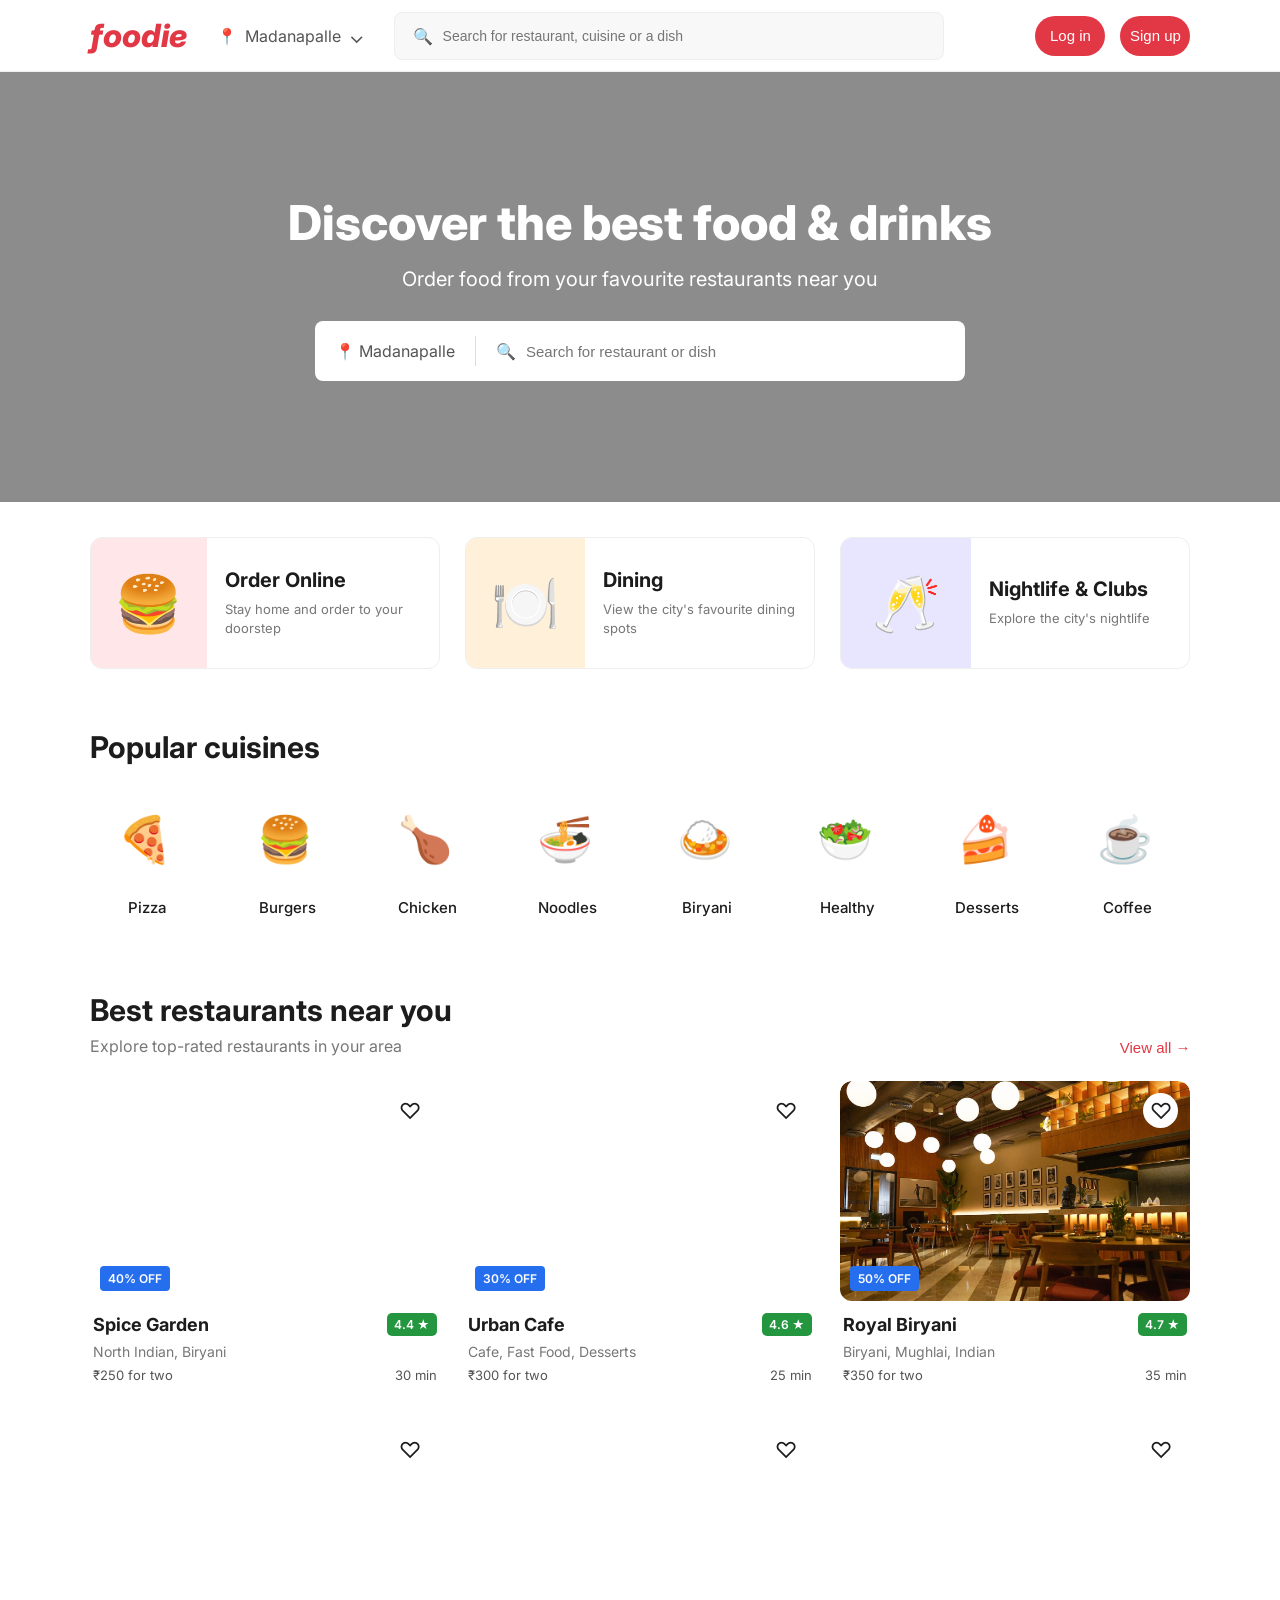
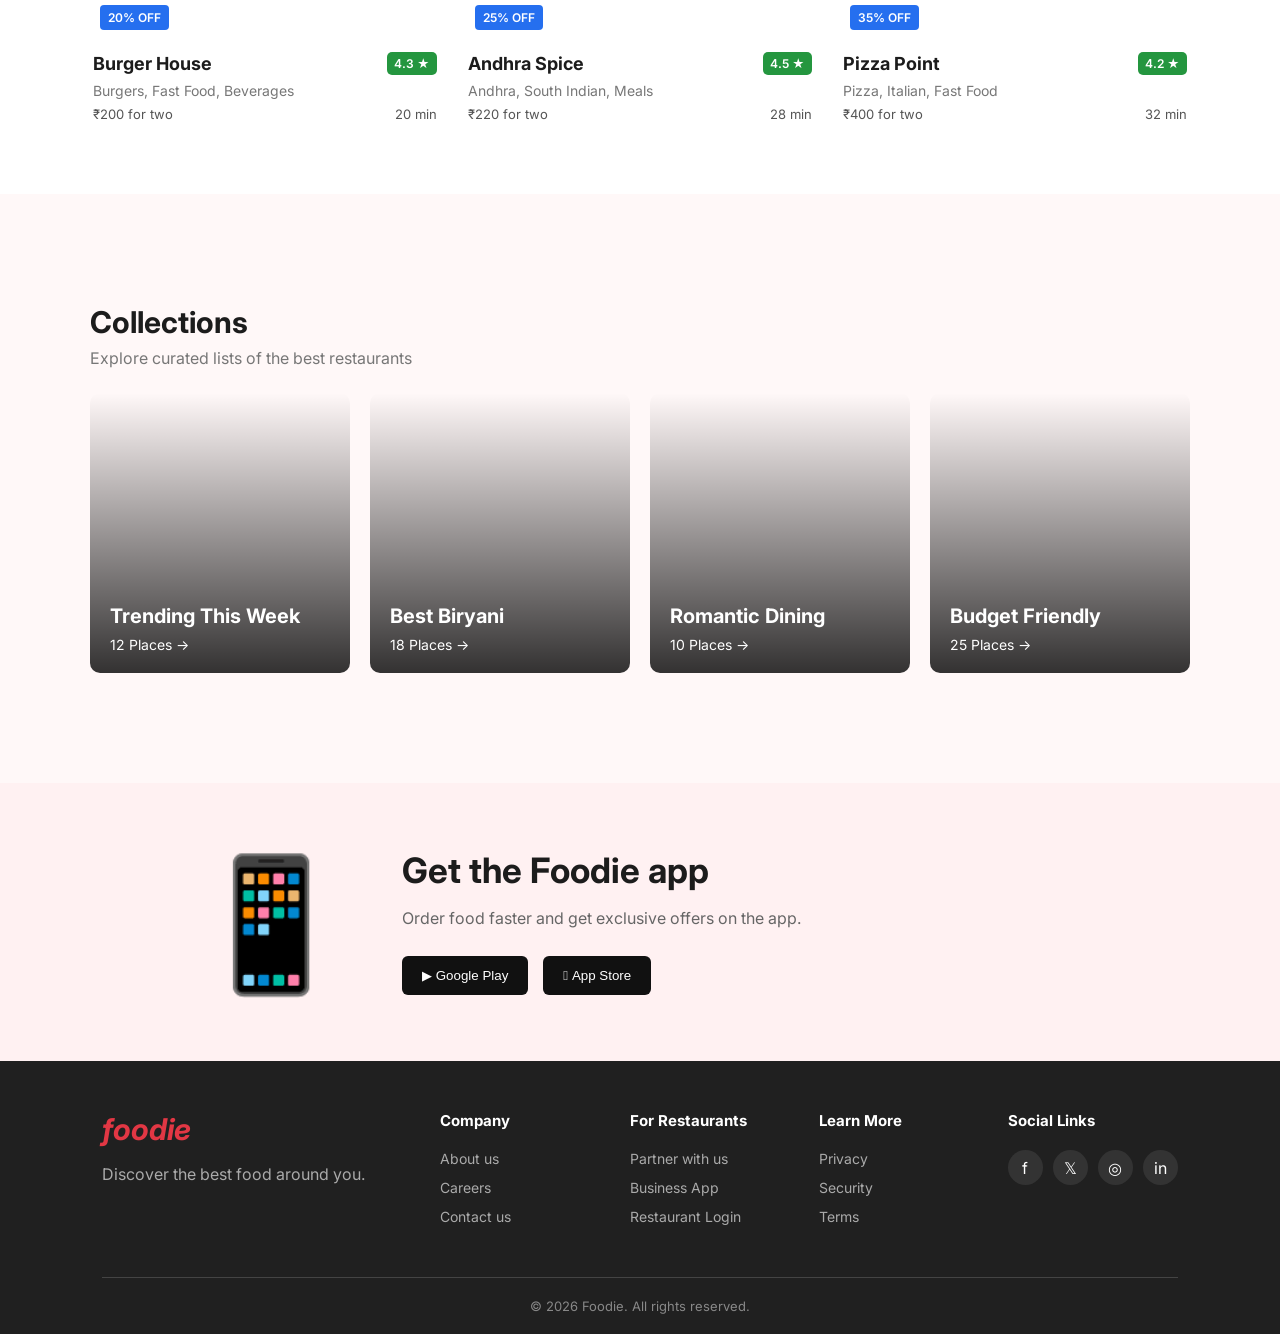
<file: index2.html>
<!DOCTYPE html>
<html lang="en">
<head>
    <meta charset="UTF-8">
    <meta name="viewport" content="width=device-width, initial-scale=1.0">

    <title>Foodie - Food Delivery</title>

    <link rel="stylesheet" href="style.css">

    <link rel="preconnect" href="https://fonts.googleapis.com">
    <link rel="preconnect" href="https://fonts.gstatic.com" crossorigin>
    <link href="https://fonts.googleapis.com/css2?family=Inter:wght@400;500;600;700;800&display=swap" rel="stylesheet">
</head>

<body>

    <!-- NAVBAR -->
    <header class="navbar">

        <div class="logo">
            foodie
        </div>

        <div class="location">
            📍
            <span>Madanapalle</span>
            <span class="arrow">⌄</span>
        </div>

        <div class="search-box">
            🔍
            <input
                type="text"
                id="searchInput"
                placeholder="Search for restaurant, cuisine or a dish"
            >
        </div>

        <div class="nav-links">
            <button>Log in</button>
            <button>Sign up</button>
        </div>

    </header>


    <!-- HERO -->
    <section class="hero">

        <div class="hero-content">

            <h1>Discover the best food & drinks</h1>

            <p>
                Order food from your favourite restaurants near you
            </p>

            <div class="hero-search">

                <div class="hero-location">
                    📍 Madanapalle
                </div>

                <div class="hero-divider"></div>

                <div class="hero-input">
                    🔍
                    <input
                        type="text"
                        placeholder="Search for restaurant or dish"
                        id="heroSearch"
                    >
                </div>

            </div>

        </div>

    </section>


    <!-- ORDER OPTIONS -->
    <section class="order-section">

        <div class="order-card">

            <div class="order-image delivery-img">
                <span>🍔</span>
            </div>

            <div>
                <h2>Order Online</h2>
                <p>Stay home and order to your doorstep</p>
            </div>

        </div>


        <div class="order-card">

            <div class="order-image dining-img">
                <span>🍽️</span>
            </div>

            <div>
                <h2>Dining</h2>
                <p>View the city's favourite dining spots</p>
            </div>

        </div>


        <div class="order-card">

            <div class="order-image night-img">
                <span>🥂</span>
            </div>

            <div>
                <h2>Nightlife & Clubs</h2>
                <p>Explore the city's nightlife</p>
            </div>

        </div>

    </section>


    <!-- CATEGORIES -->
    <section class="container">

        <h2 class="section-title">
            Popular cuisines
        </h2>

        <div class="categories">

            <div class="category">
                <div class="category-img">🍕</div>
                <p>Pizza</p>
            </div>

            <div class="category">
                <div class="category-img">🍔</div>
                <p>Burgers</p>
            </div>

            <div class="category">
                <div class="category-img">🍗</div>
                <p>Chicken</p>
            </div>

            <div class="category">
                <div class="category-img">🍜</div>
                <p>Noodles</p>
            </div>

            <div class="category">
                <div class="category-img">🍛</div>
                <p>Biryani</p>
            </div>

            <div class="category">
                <div class="category-img">🥗</div>
                <p>Healthy</p>
            </div>

            <div class="category">
                <div class="category-img">🍰</div>
                <p>Desserts</p>
            </div>

            <div class="category">
                <div class="category-img">☕</div>
                <p>Coffee</p>
            </div>

        </div>

    </section>


    <!-- RESTAURANTS -->
    <section class="restaurants container">

        <div class="restaurant-header">

            <div>
                <h2 class="section-title">
                    Best restaurants near you
                </h2>

                <p>
                    Explore top-rated restaurants in your area
                </p>
            </div>

            <button class="view-all">
                View all →
            </button>

        </div>


        <div class="restaurant-grid" id="restaurantGrid">

            <!-- CARD 1 -->
            <div class="restaurant-card">

                <div class="restaurant-image image1">

                    <span class="offer">
                        40% OFF
                    </span>

                    <span class="heart">
                        ♡
                    </span>

                </div>

                <div class="restaurant-info">

                    <div class="restaurant-name">
                        <h3>Spice Garden</h3>

                        <span class="rating">
                            4.4 ★
                        </span>
                    </div>

                    <p>North Indian, Biryani</p>

                    <div class="restaurant-details">
                        <span>₹250 for two</span>
                        <span>30 min</span>
                    </div>

                </div>

            </div>


            <!-- CARD 2 -->
            <div class="restaurant-card">

                <div class="restaurant-image image2">

                    <span class="offer">
                        30% OFF
                    </span>

                    <span class="heart">
                        ♡
                    </span>

                </div>

                <div class="restaurant-info">

                    <div class="restaurant-name">
                        <h3>Urban Cafe</h3>

                        <span class="rating">
                            4.6 ★
                        </span>
                    </div>

                    <p>Cafe, Fast Food, Desserts</p>

                    <div class="restaurant-details">
                        <span>₹300 for two</span>
                        <span>25 min</span>
                    </div>

                </div>

            </div>


            <!-- CARD 3 -->
            <div class="restaurant-card">

                <div class="restaurant-image image3">

                    <span class="offer">
                        50% OFF
                    </span>

                    <span class="heart">
                        ♡
                    </span>

                </div>

                <div class="restaurant-info">

                    <div class="restaurant-name">
                        <h3>Royal Biryani</h3>

                        <span class="rating">
                            4.7 ★
                        </span>
                    </div>

                    <p>Biryani, Mughlai, Indian</p>

                    <div class="restaurant-details">
                        <span>₹350 for two</span>
                        <span>35 min</span>
                    </div>

                </div>

            </div>


            <!-- CARD 4 -->
            <div class="restaurant-card">

                <div class="restaurant-image image4">

                    <span class="offer">
                        20% OFF
                    </span>

                    <span class="heart">
                        ♡
                    </span>

                </div>

                <div class="restaurant-info">

                    <div class="restaurant-name">
                        <h3>Burger House</h3>

                        <span class="rating">
                            4.3 ★
                        </span>
                    </div>

                    <p>Burgers, Fast Food, Beverages</p>

                    <div class="restaurant-details">
                        <span>₹200 for two</span>
                        <span>20 min</span>
                    </div>

                </div>

            </div>


            <!-- CARD 5 -->
            <div class="restaurant-card">

                <div class="restaurant-image image5">

                    <span class="offer">
                        25% OFF
                    </span>

                    <span class="heart">
                        ♡
                    </span>

                </div>

                <div class="restaurant-info">

                    <div class="restaurant-name">
                        <h3>Andhra Spice</h3>

                        <span class="rating">
                            4.5 ★
                        </span>
                    </div>

                    <p>Andhra, South Indian, Meals</p>

                    <div class="restaurant-details">
                        <span>₹220 for two</span>
                        <span>28 min</span>
                    </div>

                </div>

            </div>


            <!-- CARD 6 -->
            <div class="restaurant-card">

                <div class="restaurant-image image6">

                    <span class="offer">
                        35% OFF
                    </span>

                    <span class="heart">
                        ♡
                    </span>

                </div>

                <div class="restaurant-info">

                    <div class="restaurant-name">
                        <h3>Pizza Point</h3>

                        <span class="rating">
                            4.2 ★
                        </span>
                    </div>

                    <p>Pizza, Italian, Fast Food</p>

                    <div class="restaurant-details">
                        <span>₹400 for two</span>
                        <span>32 min</span>
                    </div>

                </div>

            </div>

        </div>

        <p class="no-results" id="noResults">
            No restaurants found.
        </p>

    </section>


    <!-- COLLECTIONS -->
    <section class="collections">

        <div class="container">

            <h2 class="section-title">
                Collections
            </h2>

            <p class="collection-subtitle">
                Explore curated lists of the best restaurants
            </p>


            <div class="collection-grid">

                <div class="collection-card collection1">

                    <div>
                        <h3>Trending This Week</h3>
                        <p>12 Places →</p>
                    </div>

                </div>


                <div class="collection-card collection2">

                    <div>
                        <h3>Best Biryani</h3>
                        <p>18 Places →</p>
                    </div>

                </div>


                <div class="collection-card collection3">

                    <div>
                        <h3>Romantic Dining</h3>
                        <p>10 Places →</p>
                    </div>

                </div>


                <div class="collection-card collection4">

                    <div>
                        <h3>Budget Friendly</h3>
                        <p>25 Places →</p>
                    </div>

                </div>

            </div>

        </div>

    </section>


    <!-- APP SECTION -->
    <section class="app-section">

        <div class="app-content">

            <div class="phone">
                📱
            </div>

            <div>

                <h2>
                    Get the Foodie app
                </h2>

                <p>
                    Order food faster and get exclusive offers
                    on the app.
                </p>

                <div class="download-buttons">

                    <button>
                        ▶ Google Play
                    </button>

                    <button>
                         App Store
                    </button>

                </div>

            </div>

        </div>

    </section>


    <!-- FOOTER -->
    <footer>

        <div class="footer-container">

            <div class="footer-brand">

                <h2>foodie</h2>

                <p>
                    Discover the best food around you.
                </p>

            </div>


            <div>

                <h3>Company</h3>

                <a href="#">About us</a>
                <a href="#">Careers</a>
                <a href="#">Contact us</a>

            </div>


            <div>

                <h3>For Restaurants</h3>

                <a href="#">Partner with us</a>
                <a href="#">Business App</a>
                <a href="#">Restaurant Login</a>

            </div>


            <div>

                <h3>Learn More</h3>

                <a href="#">Privacy</a>
                <a href="#">Security</a>
                <a href="#">Terms</a>

            </div>


            <div>

                <h3>Social Links</h3>

                <div class="socials">

                    <span>f</span>
                    <span>𝕏</span>
                    <span>◎</span>
                    <span>in</span>

                </div>

            </div>

        </div>


        <div class="copyright">

            © 2026 Foodie. All rights reserved.

        </div>

    </footer>


    <script src="script.js"></script>

</body>
</html>
</file>
<file: style.css>
* {
    margin: 0;
    padding: 0;
    box-sizing: border-box;
}

body {
    font-family: "Inter", sans-serif;
    color: #1c1c1c;
    background: #ffffff;
}


/* =========================
   NAVBAR
========================= */

.navbar {
    height: 72px;
    display: flex;
    align-items: center;
    gap: 30px;
    padding: 0 7%;
    background: white;
    border-bottom: 1px solid #eeeeee;
    position: sticky;
    top: 0;
    z-index: 100;
}

.logo {
    font-size: 32px;
    font-weight: 800;
    font-style: italic;
    color: #e23744;
}

.location {
    display: flex;
    gap: 8px;
    align-items: center;
    color: #555;
    white-space: nowrap;
}

.arrow {
    font-size: 20px;
}

.search-box {
    flex: 1;
    max-width: 550px;
    height: 48px;
    display: flex;
    align-items: center;
    gap: 10px;
    padding: 0 18px;
    background: #f8f8f8;
    border: 1px solid #eeeeee;
    border-radius: 8px;
}

.search-box input {
    border: none;
    outline: none;
    background: transparent;
    width: 100%;
    font-size: 14px;
}

.nav-links {
    display: flex;
    gap: 15px;
    margin-left: auto;
    
}

.nav-links button {
    border: 15px;
    background:#e23744;
    font-size: 15px;
    cursor: pointer;
    color:white ;
    border-radius:20px;
    height:40px;
    width:70px;
}


/* =========================
   HERO
========================= */

.hero {
    height: 430px;

    background:
        linear-gradient(
            rgba(0, 0, 0, 0.45),
            rgba(0, 0, 0, 0.45)
        ),
        url("https://images.unsplash.com/photo-1504674900247-0877df9cc836")
        center/cover;

    display: flex;
    align-items: center;
    justify-content: center;
    text-align: center;
}

.hero-content {
    color: white;
    width: 90%;
}

.hero h1 {
    font-size: 48px;
    font-weight: 800;
    margin-bottom: 15px;
}

.hero p {
    font-size: 20px;
    margin-bottom: 30px;
}

.hero-search {
    background: white;
    width: 650px;
    max-width: 100%;
    height: 60px;
    margin: auto;
    border-radius: 8px;
    display: flex;
    align-items: center;
    color: #555;
    text-align: left;
}

.hero-location {
    padding: 0 20px;
    white-space: nowrap;
}

.hero-divider {
    height: 30px;
    width: 1px;
    background: #ddd;
}

.hero-input {
    display: flex;
    align-items: center;
    gap: 10px;
    padding: 0 20px;
    flex: 1;
}

.hero-input input {
    border: none;
    outline: none;
    width: 100%;
    font-size: 15px;
}


/* =========================
   ORDER SECTION
========================= */

.order-section {
    width: 86%;
    max-width: 1200px;
    margin: 35px auto;
    display: grid;
    grid-template-columns: repeat(3, 1fr);
    gap: 25px;
}

.order-card {
    display: flex;
    align-items: center;
    gap: 18px;
    border: 1px solid #eeeeee;
    border-radius: 12px;
    overflow: hidden;
    transition: 0.3s;
    cursor: pointer;
}

.order-card:hover {
    transform: translateY(-5px);
    box-shadow: 0 5px 20px rgba(0, 0, 0, 0.1);
}

.order-image {
    width: 130px;
    height: 130px;
    display: flex;
    align-items: center;
    justify-content: center;
    font-size: 55px;
}

.delivery-img {
    background: #ffe6e8;
}

.dining-img {
    background: #fff0d9;
}

.night-img {
    background: #e8e6ff;
}

.order-card h2 {
    font-size: 20px;
    margin-bottom: 8px;
}

.order-card p {
    color: #777;
    font-size: 13px;
    line-height: 1.5;
}


/* =========================
   CONTAINER
========================= */

.container {
    width: 86%;
    max-width: 1200px;
    margin: 60px auto;
}

.section-title {
    font-size: 30px;
    margin-bottom: 8px;
}

.collection-subtitle {
    color: #777;
    margin-bottom: 25px;
}


/* =========================
   CATEGORIES
========================= */

.categories {
    display: flex;
    gap: 35px;
    overflow-x: auto;
    padding: 15px 5px;
}

.category {
    min-width: 105px;
    text-align: center;
    cursor: pointer;
}

.category-img {
    width: 100px;
    height: 100px;
    background-image:"burger.jpeg"
    border-radius: 50%;
    //background: #fff1f2;
    display: flex;
    align-items: center;
    justify-content: center;
    font-size: 45px;
    margin-bottom: 10px;
    transition: 0.3s;
}

.category:hover .category-img {
    transform: scale(1.08);
}

.category p {
    font-size: 15px;
    font-weight: 500;
}


/* =========================
   RESTAURANTS
========================= */

.restaurant-header {
    display: flex;
    justify-content: space-between;
    align-items: end;
    margin-bottom: 25px;
}

.restaurant-header p {
    color: #777;
    margin-top: 5px;
}

.view-all {
    border: none;
    background: none;
    color: #e23744;
    font-size: 15px;
    cursor: pointer;
}

.restaurant-grid {
    display: grid;
    grid-template-columns: repeat(3, 1fr);
    gap: 25px;
}

.restaurant-card {
    border-radius: 12px;
    overflow: hidden;
    cursor: pointer;
    transition: 0.3s;
}

.restaurant-card:hover {
    transform: translateY(-5px);
}

.restaurant-image {
    height: 220px;
    background-position: center;
    background-size: cover;
    position: relative;
    border-radius: 12px;
}

.image1 {
    background-image:
        url("https://images.unsplash.com/photo-1517248135467-4c7edcad34c4");
}

.image2 {
    background-image:
        url("https://images.unsplash.com/photo-1552566626-52f8b828add9");
}

.image3 {
    background-image:
        url("restaurant3.jpeg");
}

.image4 {
    background-image:
        url("https://images.unsplash.com/photo-1568901346375-23c9450c58cd");
}

.image5 {
    background-image:
        url("https://images.unsplash.com/photo-1547592180-85f173990554");
}

.image6 {
    background-image:
        url("https://images.unsplash.com/photo-1574071318508-1cdbab80d002");
}

.offer {
    position: absolute;
    bottom: 10px;
    left: 10px;
    background: #256fef;
    color: white;
    padding: 5px 8px;
    border-radius: 4px;
    font-size: 12px;
    font-weight: 600;
}

.heart {
    position: absolute;
    right: 12px;
    top: 12px;
    background: white;
    width: 35px;
    height: 35px;
    border-radius: 50%;
    display: flex;
    align-items: center;
    justify-content: center;
    font-size: 22px;
}

.restaurant-info {
    padding: 12px 3px;
}

.restaurant-name {
    display: flex;
    justify-content: space-between;
    align-items: center;
}

.restaurant-name h3 {
    font-size: 18px;
}

.rating {
    background: #24963f;
    color: white;
    padding: 4px 7px;
    border-radius: 5px;
    font-size: 12px;
    font-weight: 600;
}

.restaurant-info > p {
    color: #777;
    margin: 7px 0;
    font-size: 14px;
}

.restaurant-details {
    display: flex;
    justify-content: space-between;
    color: #555;
    font-size: 13px;
}

.no-results {
    display: none;
    text-align: center;
    color: #777;
    margin-top: 30px;
}


/* =========================
   COLLECTIONS
========================= */

.collections {
    background: #fff8f8;
    padding: 50px 0;
}

.collection-grid {
    display: grid;
    grid-template-columns: repeat(4, 1fr);
    gap: 20px;
}

.collection-card {
    height: 280px;
    border-radius: 10px;
    overflow: hidden;
    position: relative;
    background-size: cover;
    background-position: center;
    display: flex;
    align-items: end;
    padding: 20px;
    color: white;
}

.collection-card::before {
    content: "";
    position: absolute;
    inset: 0;
    background: linear-gradient(
        transparent,
        rgba(0, 0, 0, 0.8)
    );
}

.collection-card div {
    position: relative;
    z-index: 2;
}

.collection-card:hover {
    transform: translateY(-10px);
     cursor: pointer;
}


.collection-card h3 {
    font-size: 20px;
    margin-bottom: 8px;
}

.collection-card p {
    font-size: 14px;
}

.collection1 {
    background-image:
        url("https://images.unsplash.com/photo-1515003197210-e0cd71810b5f");
}

.collection2 {
    background-image:
        url("https://images.unsplash.com/photo-1589302168068-964664d93dc0");
}

.collection3 {
    background-image:
        url("https://images.unsplash.com/photo-1515003197210-e0cd71810b5f");
}

.collection4 {
    background-image:
        url("https://images.unsplash.com/photo-1547592180-85f173990554");
}


/* =========================
   APP SECTION
========================= */

.app-section {
    background: #fff1f2;
    padding: 60px 8%;
}

.app-content {
    max-width: 900px;
    margin: auto;
    display: flex;
    align-items: center;
    gap: 50px;
}

.phone {
    font-size: 130px;
}

.app-content h2 {
    font-size: 35px;
    margin-bottom: 15px;
}

.app-content p {
    color: #666;
    line-height: 1.6;
    margin-bottom: 25px;
}

.download-buttons {
    display: flex;
    gap: 15px;
}

.download-buttons button {
    background: #111;
    color: white;
    border: none;
    border-radius: 6px;
    padding: 12px 20px;
    cursor: pointer;
}


/* =========================
   FOOTER
========================= */

footer {
    background: #202020;
    color: white;
    padding: 50px 8% 20px;
}

.footer-container {
    max-width: 1200px;
    margin: auto;
    display: grid;
    grid-template-columns: 2fr repeat(4, 1fr);
    gap: 40px;
}

.footer-brand h2 {
    color: #e23744;
    font-size: 30px;
    font-style: italic;
    margin-bottom: 15px;
}

.footer-brand p {
    color: #aaa;
    line-height: 1.6;
}

footer h3 {
    margin-bottom: 20px;
    font-size: 15px;
}

footer a {
    display: block;
    color: #aaa;
    text-decoration: none;
    margin-bottom: 12px;
    font-size: 14px;
}

footer a:hover {
    color: white;
}

.socials {
    display: flex;
    gap: 10px;
}

.socials span {
    width: 35px;
    height: 35px;
    background: #333;
    border-radius: 50%;
    display: flex;
    align-items: center;
    justify-content: center;
}

.copyright {
    border-top: 1px solid #444;
    margin-top: 40px;
    padding-top: 20px;
    text-align: center;
    color: #888;
    font-size: 13px;
}


/* =========================
   RESPONSIVE
========================= */

@media (max-width: 900px) {

    .navbar {
        padding: 0 4%;
        gap: 15px;
    }

    .location {
        display: none;
    }

    .restaurant-grid {
        grid-template-columns: repeat(2, 1fr);
    }

    .collection-grid {
        grid-template-columns: repeat(2, 1fr);
    }

    .order-section {
        grid-template-columns: 1fr;
    }

    .footer-container {
        grid-template-columns: repeat(2, 1fr);
    }
}


@media (max-width: 600px) {

    .navbar {
        height: auto;
        padding: 15px;
        flex-wrap: wrap;
    }

    .logo {
        font-size: 28px;
    }

    .search-box {
        order: 3;
        flex-basis: 100%;
    }

    .nav-links {
        margin-left: auto;
    }

    .hero {
        height: 400px;
    }

    .hero h1 {
        font-size: 32px;
    }

    .hero p {
        font-size: 16px;
    }

    .hero-search {
        height: auto;
        flex-direction: column;
        align-items: stretch;
    }

    .hero-location {
        padding: 15px;
    }

    .hero-divider {
        width: 100%;
        height: 1px;
    }

    .hero-input {
        padding: 15px;
    }

    .container {
        width: 92%;
    }

    .section-title {
        font-size: 24px;
    }

    .restaurant-grid {
        grid-template-columns: 1fr;
    }

    .collection-grid {
        grid-template-columns: 1fr;
    }

    .restaurant-header {
        align-items: start;
    }

    .view-all {
        display: none;
    }

    .app-content {
        flex-direction: column;
        text-align: center;
    }

    .phone {
        font-size: 100px;
    }

    .download-buttons {
        justify-content: center;
    }

    .footer-container {
        grid-template-columns: 1fr;
    }

}
</file>
